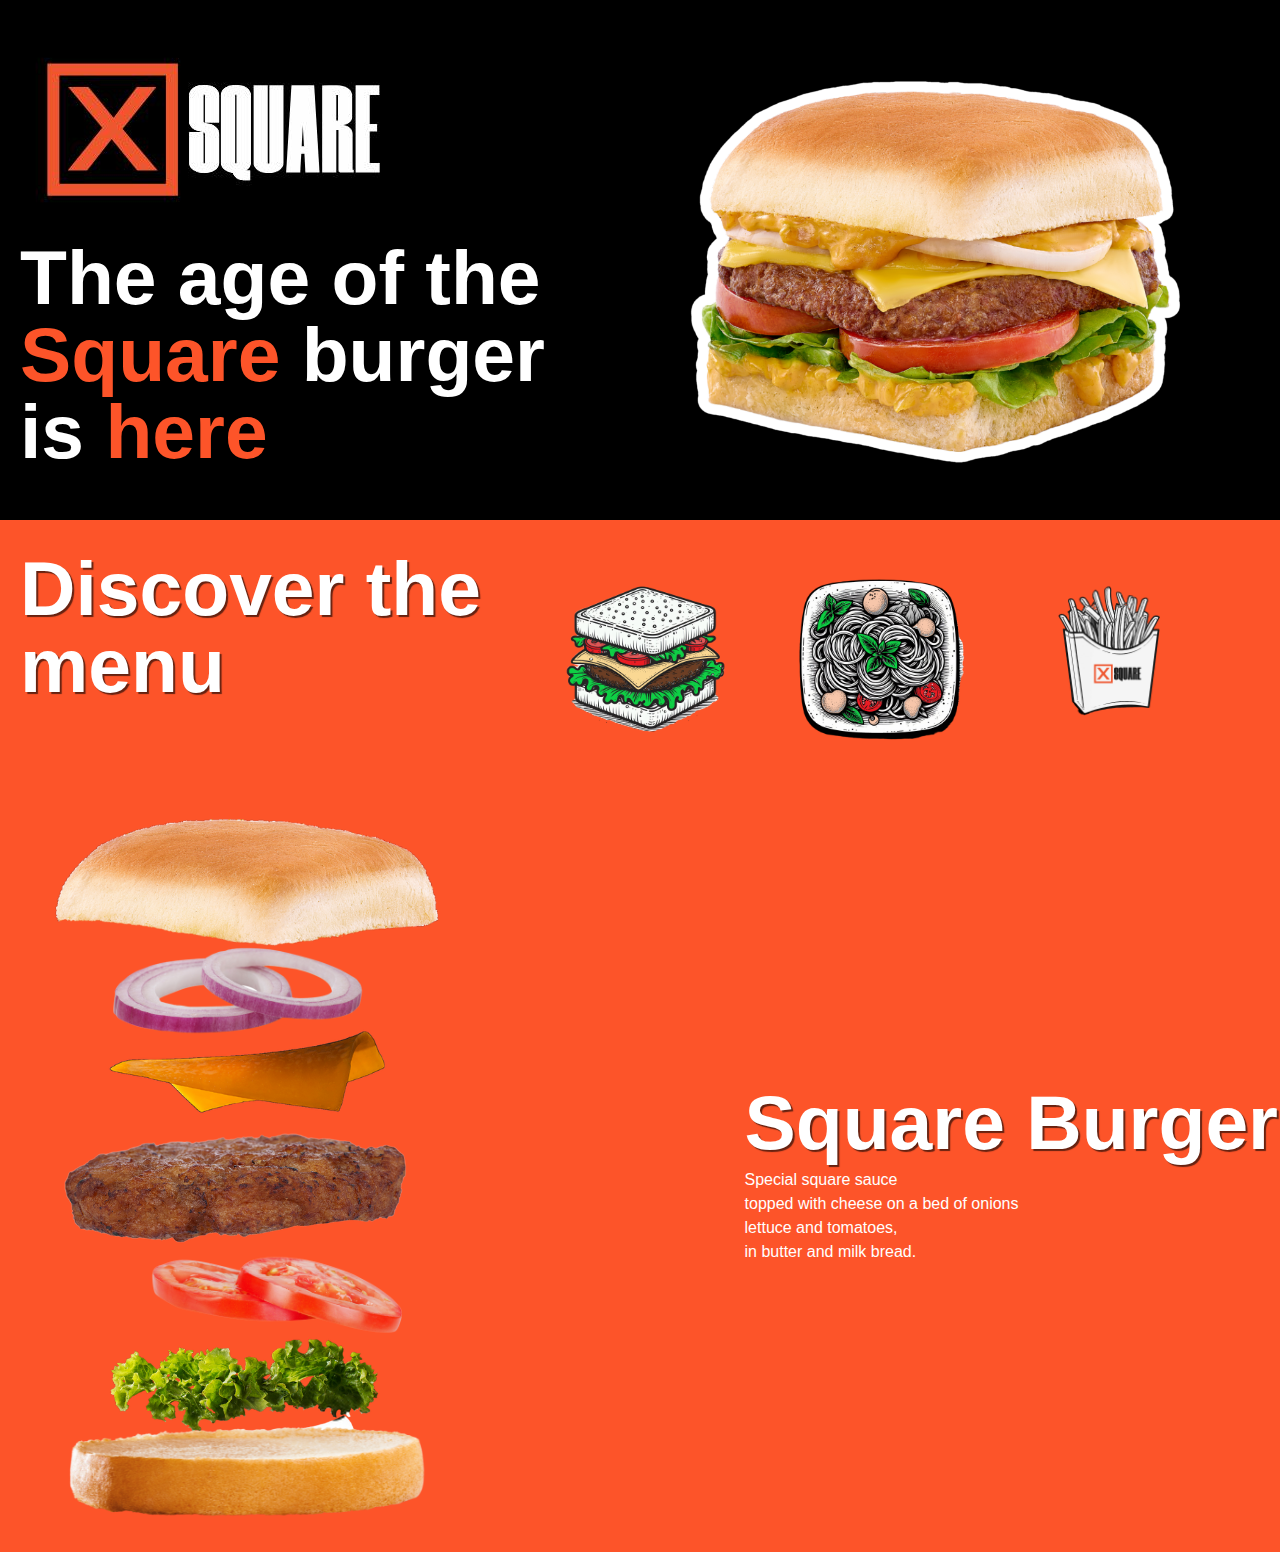
<file: index.html>
<!DOCTYPE html>
<html lang="en">
<head>
    <meta charset="UTF-8"/>
    <meta name="viewport" content="width=device-width, initial-scale=1.0"/>
    <link rel="shortcut icon" href="7OT ICON HENA"/>
    <link rel="preconnect" href="https://fonts.googleapis.com"/>
    <link rel="preconnect" href="https://fonts.gstatic.com" crossorigin/>
    <link href="https://cdn.jsdelivr.net/npm/bootstrap@5.3.3/dist/css/bootstrap.min.css" rel="stylesheet" integrity="sha384-QWTKZyjpPEjISv5WaRU9OFeRpok6YctnYmDr5pNlyT2bRjXh0JMhjY6hW+ALEwIH" crossorigin="anonymous">
    <link rel="stylesheet" href="index2.css">
    <script src="https://cdn.jsdelivr.net/npm/bootstrap@5.3.3/dist/js/bootstrap.bundle.min.js" integrity="sha384-YvpcrYf0tY3lHB60NNkmXc5s9fDVZLESaAA55NDzOxhy9GkcIdslK1eN7N6jIeHz" crossorigin="anonymous"></script>
    <title>Xsquare</title>
</head>
<body>
<div class="TitleSection">
    <div class="text-container">
        <img src="images/Xsquare logo.jpeg" alt="Xsquare Logo">
        <h1>The age of the<span id="SquareWord" style="color: #fd5429;"> Square </span> burger is<span style="color: #fd5429"> here</span></h1>

    </div>
    <div>
    <img class="burger-image" src="images\outlinedSquareBurger.png" alt="Square Burger">
    <!-- <div class="buttons">
      <a class="crispy-fill">Order Now</a>
    </div> -->
  </div>
</div>


<div class="bodySection">
  <div class="text-container">
    <div class="row">
      <div class="col-8">
<h1 style="font-size: 6vw;">
  Discover the menu
</h1>
</div>
<div class="flex col-4">
<img src="images\BurgerLogo2.png" class="box">
<img src="images\PastaLogo2.png" class="box">
<img src="images\FriesLogo.png" class="box">
</div>
</div>
</div>
</div>


<!-- <div class="row square-burger-section">
  
  <div class="col-12 ">
      <div class="d-flex align-items-center">
          <img src="images/squareParts.png" class="burger-image" alt="Square Parts">
          <div class="ms-4">
              <h2>Square Burger</h2>
              <p>Special square sauce <br>
                 topped with cheese 
                  on a bed of onions <br>
                 lettuce and tomatoes,<br>
                  in butter and milk bread.</p>
          </div>
      </div>
  </div>
</div> -->
<div class="square-burger-section">
  <div>
    <img src="images/squareParts.png"  alt="Square Parts">
  </div>
    <div class="text-container">
    <h2>Square Burger</h2>
    <p>Special square sauce <br>
       topped with cheese 
        on a bed of onions <br>
       lettuce and tomatoes,<br>
        in butter and milk bread.</p>

</div>
</div>

</div>
</div>
</body>
</html>
</file>
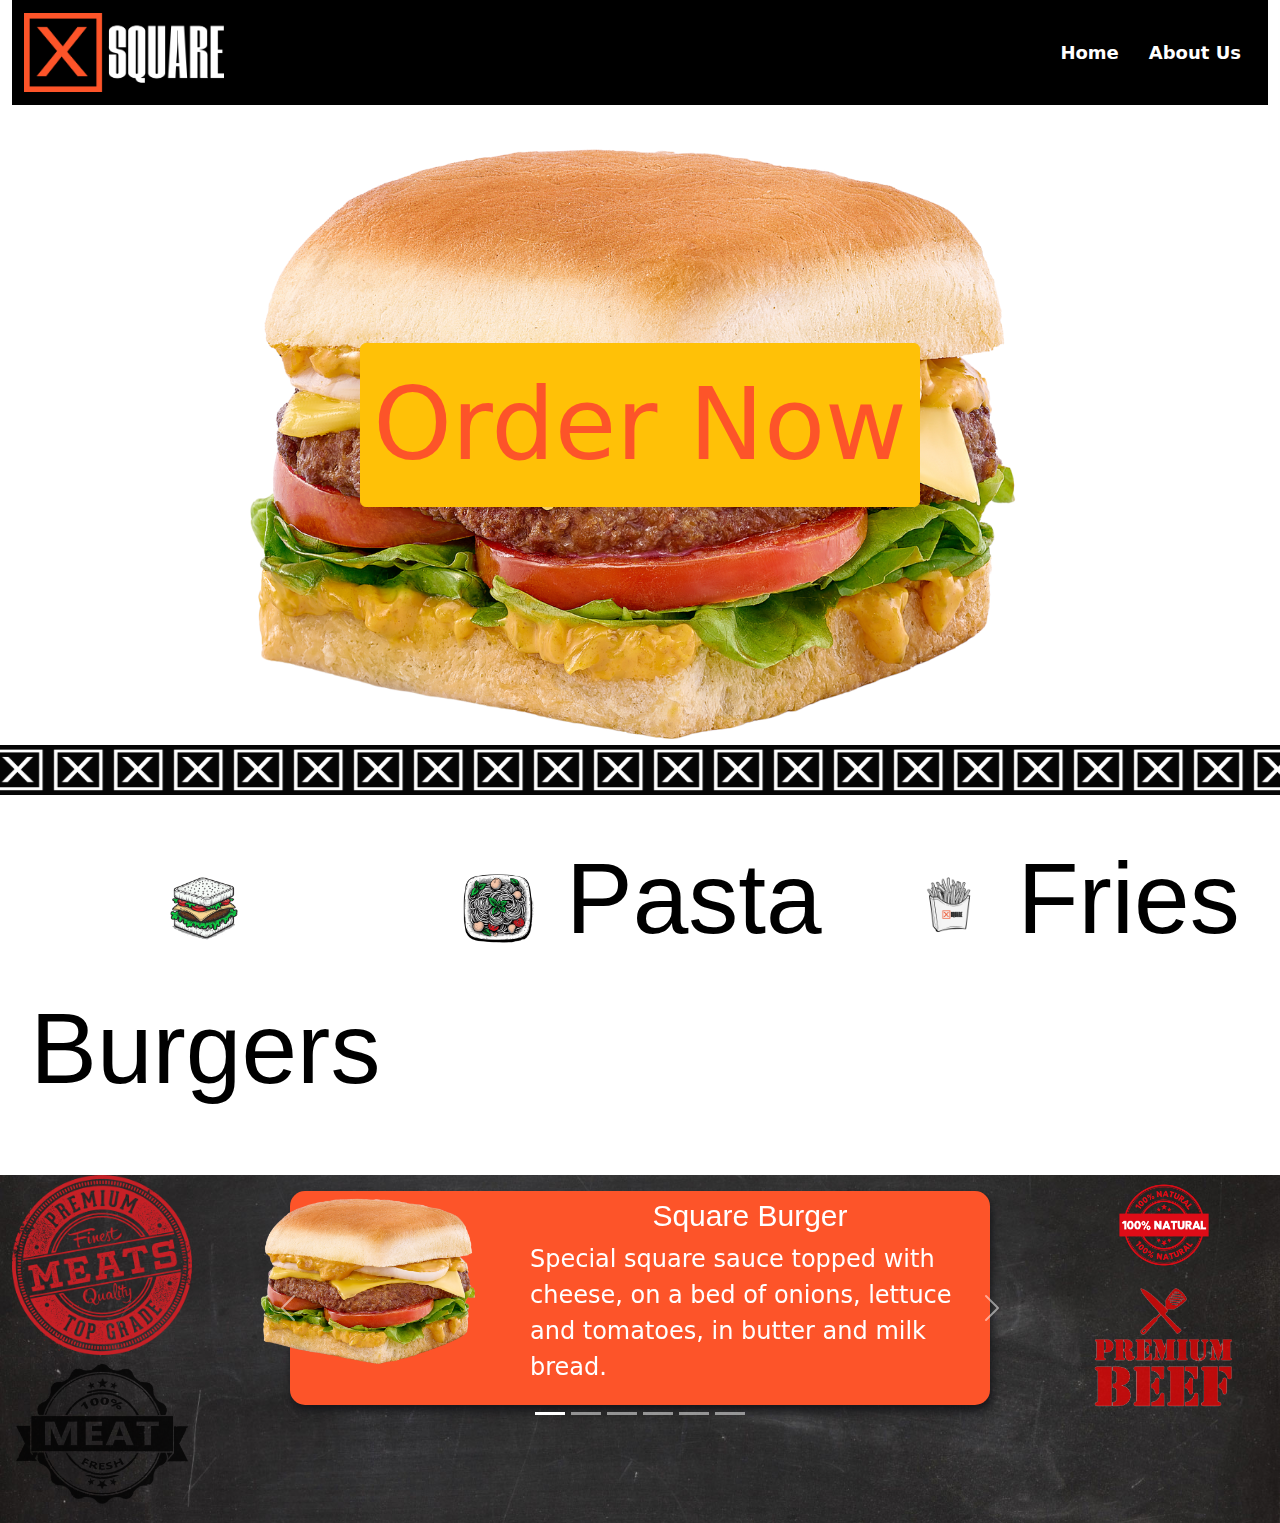
<file: index copy.html>
<!DOCTYPE html>
<html lang="en">
<head>
    <meta charset="UTF-8"/>
    <meta name="viewport" content="width=device-width, initial-scale=1.0"/>
    <link rel="shortcut icon" href="7OT ICON HENA"/>
    <link rel="preconnect" href="https://fonts.googleapis.com"/>
    <link rel="preconnect" href="https://fonts.gstatic.com" crossorigin/>
    <link href="https://cdn.jsdelivr.net/npm/bootstrap@5.3.3/dist/css/bootstrap.min.css" rel="stylesheet" integrity="sha384-QWTKZyjpPEjISv5WaRU9OFeRpok6YctnYmDr5pNlyT2bRjXh0JMhjY6hW+ALEwIH" crossorigin="anonymous">
    <link rel="stylesheet" href="index.css">
    <script src="https://cdn.jsdelivr.net/npm/bootstrap@5.3.3/dist/js/bootstrap.bundle.min.js" integrity="sha384-YvpcrYf0tY3lHB60NNkmXc5s9fDVZLESaAA55NDzOxhy9GkcIdslK1eN7N6jIeHz" crossorigin="anonymous"></script>
    
    <title>Xsquare</title>
</head>
<body>

<div class="container-fluid">


<nav class="navbar" style="background-color: black;">
    <div class="container-fluid">
        <a class="navbar-brand" href="#">
            <img src="X2 logo_Orange_x_white on transparent.png" class="img-fluid" width="200" alt="XSQUARE Logo">
        </a>
        <ul class="navbar-nav ms-auto d-flex flex-row">
            <li class="nav-item">
                <a class="nav-link" href="#"> Home </a>
            </li>
            <li class="nav-item">
                <a class="nav-link" href="#"> About Us </a>
            </li>
        </ul>
    </div>
    
</nav>


<div class="container-fluid d-flex justify-content-center" id="OrderNowContainer">
  <button class="btn  btn-warning OrderButton">Order Now</button>
  
</div>


</div>

<div class="row x-Pattern" >
</div>
<br>
<div class="row text-center">
    <div class="col-4">     
      <button class="itemType"><img src="images\BurgerLogo2.png" class="img-fluid typeImage">
        Burgers </span> </button>
      </div>
    

    <div class="col-4">     
      <button class="itemType"><img src="images\PastaLogo2.png" class="img-fluid typeImage">  
      Pasta</button>
      </div>

    <div class="col-4">
      <button class="itemType">
      <img src="images\FriesLogo.png" class="img-fluid typeImage"> 
      Fries</button>
    </div>
</div>
<br>
<br>
<div class="container-fluid d-flex justify-content-center " id="cardContainer">
  <div class="row d-flex justify-content-center">
    <div class="col-md-2"><img src="images\PremiumSticker1.png" class="premium-img-left"><img src="images\PremiumSticker3.png" class="premium-img-left"></div>
    <div class="col-md-8">
  <div id="carouselExampleIndicators" class="carousel slide" data-bs-ride="carousel">
    <div class="carousel-indicators">
      <button type="button" data-bs-target="#carouselExampleIndicators" data-bs-slide-to="0" class="active" aria-current="true" aria-label="Slide 1"></button>
      <button type="button" data-bs-target="#carouselExampleIndicators" data-bs-slide-to="1" aria-label="Slide 2"></button>
      <button type="button" data-bs-target="#carouselExampleIndicators" data-bs-slide-to="2" aria-label="Slide 3"></button>
      <button type="button" data-bs-target="#carouselExampleIndicators" data-bs-slide-to="3" aria-label="Slide 4"></button>
      <button type="button" data-bs-target="#carouselExampleIndicators" data-bs-slide-to="4" aria-label="Slide 5"></button>
      <button type="button" data-bs-target="#carouselExampleIndicators" data-bs-slide-to="5" aria-label="Slide 6"></button>
    </div>
    <div class="carousel-inner">
      <div class="carousel-item active">
        <div class="custom-card">
          <div class="row g-0">
            <div class="col-md-4">
          <div class="img-wrapper">
            <img src="images\Burger_Square burger.png" class="img-fluid burger-img float-left" alt="Square Burger Image" >
          </div>
          </div>
          <div class="col-md-8">
          <h1 class="card-title">Square Burger</h1>
          <p class="card-text">Special square sauce topped
            with cheese, on a bed of
            onions, lettuce and tomatoes,
            in butter and milk bread.</p></div>
        </div>
        </div>
      </div>
      <div class="carousel-item">
        <div class="custom-card">
          <div class="row g-0">
            <div class="col-md-4">
          <div class="img-wrapper">
            <img src="images\Burger_XCheese burger.png" class="img-fluid burger-img float-left" alt="Square Burger Image">
          </div>
          </div>
          <div class="col-md-8">
          <h1 class="card-title">X-Cheese Burger</h1>
          <p class="card-text">Loaded with a mix of four
            cheeses, homemade
            picklesm topped with
            caramelized onions, in
            butter and milk bread.</p></div>
        </div>
        </div>
      </div>
      <div class="carousel-item">
        <div class="custom-card">
          <div class="row g-0">
            <div class="col-md-4">
          <div class="img-wrapper">
            <img src="images\Burger_Blue Xplosion.png" class="img-fluid burger-img float-left" alt="Square Burger Image" >
          </div>
          </div>
          <div class="col-md-8">
          <h1 class="card-title">Blue Xplosion</h1>
          <p class="card-text">Blue cheese explosion,
            caramelized onions, on a bed
            of lettuce and tomatoes,
            butter and milk ciabatta
            bread.</p></div>
        </div>
        </div>
      </div>
      <div class="carousel-item ">
        <div class="custom-card">
          <div class="row g-0">
            <div class="col-md-4">
          <div class="img-wrapper">
            <img src="images\Burger_Italianburger.png" class="img-fluid burger-img float-left" alt="Square Burger Image">
          </div>
          </div>
          <div class="col-md-8">
          <h1 class="card-title">Italian Burger</h1>
          <p class="card-text">The magical taste of Italian
            Pesto, mozzarella, fresh
            tomatoes in a tasty butter
            and milk ciabatta bread.</p></div>
        </div>
        </div>
      </div>
      <div class="carousel-item ">
        <div class="custom-card">
          <div class="row g-0">
            <div class="col-md-4">
          <div class="img-wrapper">
            <img src="images\Burger_Dutch burger.png" class="img-fluid burger-img float-left" alt="Square Burger Image">
          </div>
          </div>
          <div class="col-md-8">
          <h1 class="card-title">Dutch Burger</h1>
          <p class="card-text">Sauteed mushroom, dutch
            cheese, savory mayo, on a
            bed of tomatoes, in butter
            and milk bread.</p></div>
        </div>
        </div>
      </div>
      <div class="carousel-item ">
        <div class="custom-card">
          <div class="row g-0">
            <div class="col-md-4">
          <div class="img-wrapper">
            <img src="images\Burger_Western burger.png" class="img-fluid burger-img float-left" alt="Square Burger Image">
          </div>
          </div>
          <div class="col-md-8">
          <h1 class="card-title">Western Burger</h1>
          <p class="card-text">BBQ, Bacon and Jalapeno
            western style, on a bed of
            lettuce and tomatoes, in
            butter and milk bread.</p></div>
        </div>
        </div>
      </div>

    </div>
    <button class="carousel-control-prev" type="button" data-bs-target="#carouselExampleIndicators" data-bs-slide="prev">
      <span class="carousel-control-prev-icon" aria-hidden="true"></span>
      <span class="visually-hidden">Previous</span>
    </button>
    <button class="carousel-control-next" type="button" data-bs-target="#carouselExampleIndicators" data-bs-slide="next">
      <span class="carousel-control-next-icon" aria-hidden="true"></span>
      <span class="visually-hidden">Next</span>
    </button>
  </div>
</div>
<div class="col-md-2"><img src="images\PremiumSticker2.png" class="premium-img-right"><img src="images\PremiumSticker4.png" class="premium-img-right" ></div>
</div>
  





</div>
</body>
</html>
</file>
<file: index2.css>
/* General styles */


:root{
  --ff: "Montserrat", sans-serif;
  --colorp: #fd5429;
  --colorp2: #fff;
  --colorbody: #1e1e1e;
  --colors: #333;
  --h1: bold 54px/60px var(--ff);
  --h2: bold 2vw/2vw var(--ff);
  --h3: bold 24px/36px var(--ff);
  --links: 4vw/4vw var(--ff);
  --p: 6vw/6vw var(--ff);
  --p1: 24px/30px var(--ff);
  --p2: 36px/48px var(--ff);
  --subtext: 12px/20px var(--ff);
  --transition: 0.3s ease-in-out;
}


body {
    margin: 0;
    padding: 0;
    font-family: Arial, sans-serif;
}

.bodySection{
    display: flex;
    justify-content: space-between;
    align-items: center;
    background-color: var(--colorp);
    padding: 20px;
    color: var(--colorp2);
    box-shadow: 100 100 150px rgba(0, 0, 0, 0.6);
}

.bodySection h1{
    font-size: 1rem;
    font-weight: bold;
    margin-top: 10px;
    text-shadow: 2px 2px 4px rgba(0, 0, 0, 0.6); /* Add shadow to text */
}

/* TitleSection container styling */
.TitleSection {
    display: flex;
    justify-content: space-between;
    align-items: center;
    background-color: rgb(0, 0,0);
    padding: 20px;
    color: var(--colorp2);
}

.text-container {
    max-width: 60%;
}

.text-container img {
    max-width: 100%;
    height: auto;
}

.text-container h1 {
    /* font-size: 5rem; */
    font: var(--p);
    font-weight: bold;
    margin-top: 10px;
    text-shadow: 2px 2px 1px rgba(0, 0, 0, 0.6); /* Add shadow to text */
}

.text-container h2 {
    font: var(--p);
    font-weight: bold;
    margin-top: 20px;
    text-shadow: 2px 2px 1px rgba(0, 0, 0, 0.6);
}

.burger-image {
    /* max-width: 70%; */
    width: 50vw;
    height: auto;
    transition: var(--transition);
    cursor: pointer;
}

.burger-image:hover{
    scale: 1.05;
    transition: var(--transition);
  }

  .buttons {
    display: flex;
    margin: 100px auto;
    justify-content: space-between;
    gap: 40px;
    align-items: center;
    flex-wrap: wrap;
  }

  .buttons > *{
    cursor: pointer;
    background: var(--colorbody);
    text-decoration: none;
    font: var(--links);
    padding: 12px 20px;
    border-radius: 8px;
    color: var(--colora);
    transition: var(--transition);
    }

    .buttons > *:hover{
        transition: var(--transition);
        }

  .crispy-fill{
    background: var(--colorp);
    color: var(--colorp2);
    border: solid 2px var(--colorp2);
    box-shadow: 0 4px var(--colorp2);
  }
  .crispy-fill:hover {
    box-shadow: 0 8px var(--colorp2);
  }
/* Responsive design */
@media (max-width: 768px) {
    .TitleSection {
        flex-direction: column;
        text-align: center;
    }

    .burger-image {
        /* max-width: 70%; */
        height: auto;
        width: 70vw;
        border-radius: 8px; /* Optional: Adds rounded corners if the image has rounded edges */
    }

    .text-container {
        max-width: 100%;
    }

    .square-burger-section {
      flex-direction: row;
      text-align: center;
  }
  .square-burger-section img {
    /* max-width: 70%; */
    height: auto;
    width: 40vw;
    border-radius: 8px; /* Optional: Adds rounded corners if the image has rounded edges */
}
}

.box{
    font: var(--h2);
    border: solid 2px var(--colorp);
    padding:20px;
    width: 20vw;
  }
  .flex{
    display: flex;
    gap: 0px;
  }
  .flex :nth-child(1){
    flex: 1;
  }
  .flex :nth-child(2) {
    flex: 2;
  }
  .flex :nth-child(3) {
    flex: 3;
  }


  .square-burger-section{
    display: flex;
    justify-content: space-between;
    align-items: center;
    background-color: var(--colorp);
    padding: 2px;
    color: var(--colorp2);
   }

   .square-burger-section img {
    max-width: 700vw;
    margin-left: 1vw;
    height: auto;
    margin-right: 1vw;
}




/* 
  .square-burger-section {
    width: 100%;
    justify-content: space-between;
    background-color: var(--colorp);
    padding: 20px;
    color: var(--colorp2);
    
}

.square-burger-section .d-flex {
    display: flex;
    align-items: center;
}

.square-burger-section img {
    max-width: 100%;
    margin-left: -10vw;
    height: auto;
    margin-right: -10vw;
}

.square-burger-section .ms-4 {
    margin-left: -10rem;} /* Space between image and text */


/*
.square-burger-section h2 {
  font-size: 7vw;
  font-weight: bold;
  margin-top: -200px;
  text-shadow: 2px 2px 4px rgba(0, 0, 0, 0.6); }/* Add shadow to text */

 */



p {
  font-size: 200rem;
  margin: 0;
}
</file>
<file: index.css>
.navbar {
    background-color: black;
    font-size: large;
}

.navbar-nav {
    --bs-nav-link-padding-x: 0;
    --bs-nav-link-padding-y: 0.5rem;
    --bs-nav-link-font-weight: bold;
    --bs-nav-link-color: rgb(255, 255, 255);
    --bs-nav-link-hover-color: #fd5429;
    --bs-nav-link-disabled-color: var(--bs-navbar-disabled-color);
    display: flex;
    flex-direction: row; /* Ensure the items are in a row */
    margin-left: auto; /* Push items to the right */
    
}

.nav-item {
    margin-left: 15px; /* Add space between nav items */
    margin-right: 15px;
}
.nav-link {
    display: block;
    padding: var(--bs-nav-link-padding-y) var(--bs-nav-link-padding-x);
    font-size: var(--bs-nav-link-font-size);
    font-weight: var(--bs-nav-link-font-weight);
    color: rgb(255, 255, 255);
    text-decoration: none;
    background: 0 0;
    border: 0;
    transition: color .15s ease-in-out, background-color .15s ease-in-out, border-color .15s ease-in-out;
}

.itemType {
    font-size: 40px;
    color: black;
    border: 0px solid transparent;
    background-color: transparent;
    display: inline-block;
    padding:  4px; /* Optional: to ensure space around the text for the border */
    font-size: 100px;
    font-family: 'Meuga', Arial, sans-serif;
    
}

.itemType:hover {
    border-color: #fd5429;
    border-radius: 0; /* Ensuring it is a square */
    border-width: 5px;
    border-style: solid;
   border
}


.card{
 border: 10px solid #fd5429;
 width:60%;
 margin: 0.5em;
}

.BurgerContainer{
    background-color: #fd5429;
    border:10px #fd5429;
}
#cardContainer {
    display: flex;
    align-items: center;
    justify-content: center;
    background-image: url('images/blackboard-backgrounds-wallpapers.jpg'); /* Path to your background image */
    background-size: cover; /* Ensures the background image covers the entire container */
    background-position: center; /* Centers the background image */
    background-repeat: no-repeat; /* Prevents the background image from repeating */
}


#OrderNowContainer{
    
    align-items: center;
    justify-content: center;
    background-image: url('images/Burger_Square burger.png');
    background-position: center; /* Centers the background image */
    background-repeat: no-repeat; /* Prevents the background image from repeating */
    width: 100%;
    height: 50vw;
}

@media screen and (min-width:576px) {


  
    .carousel-inner{
        display: flex;
    }


    
/*     .img-wrapper{
        max-width: 10%;
        height:23vw;
    } */


    .burger-img{
        
        max-width: 300px;
        position: absolute;
        top: -20px;
        left: -60px;
        border-radius: 10px;
        margin-bottom: 20px;
        border-radius: 10px;
        float: left;
        
    }
    
    .card-title{
        color: white;
        margin-top: -10px;
        margin-bottom: 10px;
        margin-left: auto;
        font-size: 50px;
        line-height: 1;
        font-family: 'Reem Kufi', Arial, sans-serif;
    }
    .card-text{
        margin-top: 10px; /* Reduced margin to raise the text */
        /* font-size: clamp(1px, 2vw + 1rem, 24px); */ /* Responsive font size */
        font-size:24px;
        text-align: left; /* Align text to the left */
        color: rgb(255, 255, 255); /* Set text color to white for better contrast */
        line-height: 1.5;
    }

}

.carousel-inner{
    padding: 1em;

}

/* .img-wrapper{
    max-width: 50%;
    height:17vw;
    display: flex;
    justify-content: center;
    align-items: flex-start;
    overflow: hidden;
} */





.img{
    max-width: 100%;
    max-height: 100%;
}

.custom-card{
    background-color: #fd5429;
    border-radius: 15px;
    padding: 20px;
    color: black;
    text-align: center;
    width: 90%;
    max-width: 700px;  
    margin: 0 auto 20px;
    position: relative;
    display: flex;
    justify-content: space-between;
    box-shadow: 2px 6px 8px 0 rgba(22, 22, 26, 18);
}

.burger-img{
    max-width: 40%;
    position: absolute;
    top: -20px;
    left: -60px;
    margin-right: 20px;
    margin-bottom: 20px;
    border-radius: 10px;
    float: left;
    
    
}



.card-title{
    color: white;
    margin-top: -10px;
    margin-bottom: 10px;
    margin-left: auto;
    font-size: 30px;
    line-height: 1;
    font-family: 'Reem Kufi', Arial, sans-serif;
}

.card-text{
    margin-top: 10px; /* Reduced margin to raise the text */
    /* font-size: clamp(1px, 2vw + 1rem, 24px); */ /* Responsive font size */
    font-size:24px;
    text-align: left; /* Align text to the left */
    color: rgb(255, 255, 255); /* Set text color to white for better contrast */
    line-height: 1.5;
    flex: 1;
}

.typeImage{
    width: 80px;
}

.x-Pattern {
    background-image: url('images/xpattern.jpg') ;
    height: 50px;
    background-size: 60px 50px;
    
}

.premium-img-right {
    max-width: 150px; /* Adjust the maximum width as needed */
    height: auto; /* Maintains the aspect ratio */
    margin-bottom: 10px;
    margin-left: 10px;
}

.premium-img-left {
    max-width: 180px; /* Adjust the maximum width as needed */
    height: auto; /* Maintains the aspect ratio */
    margin-bottom: 5px;
    margin-right: 10px;
}

@media screen and (max-width: 576px) {
    .card-text{
        margin-top: 10px; /* Reduced margin to raise the text */
        /* font-size: clamp(1px, 2vw + 1rem, 24px); */ /* Responsive font size */
        font-size:14px;
        text-align: left; /* Align text to the left */
        color: rgb(255, 255, 255); /* Set text color to white for better contrast */
        line-height: 1.5;
    }

    .premium-img-left {
        max-width: 00px; /* Adjust the maximum width as needed */
        height: auto; /* Maintains the aspect ratio */
        margin-bottom: 5px;
        margin-right: 10px;
    }

    .premium-img-right {
        max-width: 0px; /* Adjust the maximum width as needed */
        height: auto; /* Maintains the aspect ratio */
        margin-bottom: 10px;
        margin-left: 10px;
    }
}

.OrderButton{
    font-size: 100px;
    color: #fd5429;
}
</file>
